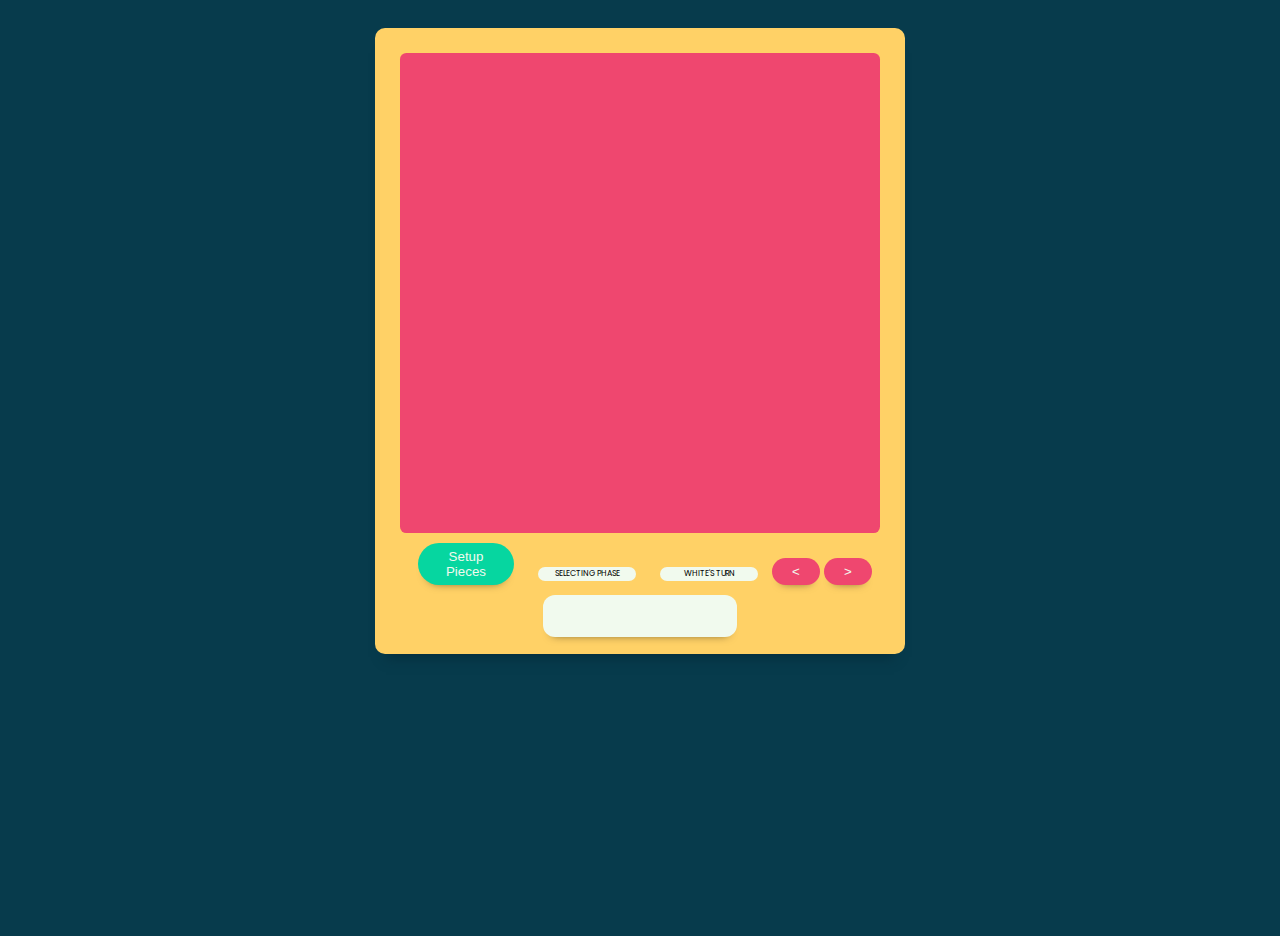
<file: public/index.html>
<!DOCTYPE html>
<html lang="en">
<head>
    <meta charset="UTF-8">
    <meta name="viewport" content="width=device-width, initial-scale=1.0">
    <title>Sgro Chess</title>
    <link rel="stylesheet" href="app.css">
    <link href="https://fonts.googleapis.com/css?family=Poppins:500" rel="stylesheet">
    <script defer src='chess.js'></script>

</head>
<body>
    <div id="chess-app">
        <div id="chessboard-container">
            <div id="chessboard-backdrop">
                <div class="row" id="row-8">
                    <div class="chess-tile" id="a8">
                        <img id="a8-img" src="images/placeholder.png">
                    </div>
                    <div class="chess-tile" id="b8">
                        <img id="b8-img" src="images/placeholder.png">
                    </div>
                    <div class="chess-tile" id="c8">
                        <img id="c8-img" src="images/placeholder.png">
                    </div>
                    <div class="chess-tile" id="d8">
                        <img id="d8-img" src="images/placeholder.png">
                    </div>
                    <div class="chess-tile" id="e8">
                        <img id="e8-img" src="images/placeholder.png">
                    </div>
                    <div class="chess-tile" id="f8">
                        <img id="f8-img" src="images/placeholder.png">
                    </div>
                    <div class="chess-tile" id="g8">
                        <img id="g8-img" src="images/placeholder.png">
                    </div>
                    <div class="chess-tile" id="h8">
                        <img id="h8-img" src="images/placeholder.png">
                    </div>
                </div>
                <div class="row" id="row-7">
                    <div class="chess-tile" id="a7">
                        <img id="a7-img" src="images/placeholder.png">
                    </div>
                    <div class="chess-tile" id="b7">
                        <img id="b7-img" src="images/placeholder.png">
                    </div>
                    <div class="chess-tile" id="c7">
                        <img id="c7-img" src="images/placeholder.png">
                    </div>
                    <div class="chess-tile" id="d7">
                        <img id="d7-img" src="images/placeholder.png">
                    </div>
                    <div class="chess-tile" id="e7">
                        <img id="e7-img" src="images/placeholder.png">
                    </div>
                    <div class="chess-tile" id="f7">
                        <img id="f7-img" src="images/placeholder.png">
                    </div>
                    <div class="chess-tile" id="g7">
                        <img id="g7-img" src="images/placeholder.png">
                    </div>
                    <div class="chess-tile" id="h7">
                        <img id="h7-img" src="images/placeholder.png">
                    </div>
                </div>
                <div class="row" id="row-6">
                    <div class="chess-tile" id="a6">
                        <img id="a6-img" src="images/placeholder.png">
                    </div>
                    <div class="chess-tile" id="b6">
                        <img id="b6-img" src="images/placeholder.png">
                    </div>
                    <div class="chess-tile" id="c6">
                        <img id="c6-img" src="images/placeholder.png">
                    </div>
                    <div class="chess-tile" id="d6">
                        <img id="d6-img" src="images/placeholder.png">
                    </div>
                    <div class="chess-tile" id="e6">
                        <img id="e6-img" src="images/placeholder.png">
                    </div>
                    <div class="chess-tile" id="f6">
                        <img id="f6-img" src="images/placeholder.png">
                    </div>
                    <div class="chess-tile" id="g6">
                        <img id="g6-img" src="images/placeholder.png">
                    </div>
                    <div class="chess-tile" id="h6">
                        <img id="h6-img" src="images/placeholder.png">
                    </div>

                </div>
                <div class="row" id="row-5">
                    <div class="chess-tile" id="a5">
                        <img id="a5-img" src="images/placeholder.png">
                    </div>
                    <div class="chess-tile" id="b5">
                        <img id="b5-img" src="images/placeholder.png">
                    </div>
                    <div class="chess-tile" id="c5">
                        <img id="c5-img" src="images/placeholder.png">
                    </div>
                    <div class="chess-tile" id="d5">
                        <img id="d5-img" src="images/placeholder.png">
                    </div>
                    <div class="chess-tile" id="e5">
                        <img id="e5-img" src="images/placeholder.png">
                    </div>
                    <div class="chess-tile" id="f5">
                        <img id="f5-img" src="images/placeholder.png">
                    </div>
                    <div class="chess-tile" id="g5">
                        <img id="g5-img" src="images/placeholder.png">
                    </div>
                    <div class="chess-tile" id="h5">
                        <img id="h5-img" src="images/placeholder.png">
                    </div>
                </div>
                <div class="row" id="row-4">
                    <div class="chess-tile" id="a4">
                        <img id="a4-img" src="images/placeholder.png">
                    </div>
                    <div class="chess-tile" id="b4">
                        <img id="b4-img" src="images/placeholder.png">
                    </div>
                    <div class="chess-tile" id="c4">
                        <img id="c4-img" src="images/placeholder.png">
                    </div>
                    <div class="chess-tile" id="d4">
                        <img id="d4-img" src="images/placeholder.png">
                    </div>
                    <div class="chess-tile" id="e4">
                        <img id="e4-img" src="images/placeholder.png">
                    </div>
                    <div class="chess-tile" id="f4">
                        <img id="f4-img" src="images/placeholder.png">
                    </div>
                    <div class="chess-tile" id="g4">
                        <img id="g4-img" src="images/placeholder.png">
                    </div>
                    <div class="chess-tile" id="h4">
                        <img id="h4-img" src="images/placeholder.png">
                    </div>
                </div>
                <div class="row" id="row-3">
                    <div class="chess-tile" id="a3">
                        <img id="a3-img" src="images/placeholder.png">
                    </div>
                    <div class="chess-tile" id="b3">
                        <img id="b3-img" src="images/placeholder.png">
                    </div>
                    <div class="chess-tile" id="c3">
                        <img id="c3-img" src="images/placeholder.png">
                    </div>
                    <div class="chess-tile" id="d3">
                        <img id="d3-img" src="images/placeholder.png">
                    </div>
                    <div class="chess-tile" id="e3">
                        <img id="e3-img" src="images/placeholder.png">
                    </div>
                    <div class="chess-tile" id="f3">
                        <img id="f3-img" src="images/placeholder.png">
                    </div>
                    <div class="chess-tile" id="g3">
                        <img id="g3-img" src="images/placeholder.png">
                    </div>
                    <div class="chess-tile" id="h3">
                        <img id="h3-img" src="images/placeholder.png">
                    </div>
                </div>
                <div class="row" id="row-2">
                    <div class="chess-tile" id="a2">
                        <img id="a2-img" src="images/placeholder.png">
                    </div>
                    <div class="chess-tile" id="b2">
                        <img id="b2-img" src="images/placeholder.png">
                    </div>
                    <div class="chess-tile" id="c2">
                        <img id="c2-img" src="images/placeholder.png">
                    </div>
                    <div class="chess-tile" id="d2">
                        <img id="d2-img" src="images/placeholder.png">
                    </div>
                    <div class="chess-tile" id="e2">
                        <img id="e2-img" src="images/placeholder.png">
                    </div>
                    <div class="chess-tile" id="f2">
                        <img id="f2-img" src="images/placeholder.png">
                    </div>
                    <div class="chess-tile" id="g2">
                        <img id="g2-img" src="images/placeholder.png">
                    </div>
                    <div class="chess-tile" id="h2">
                        <img id="h2-img" src="images/placeholder.png">
                    </div>
                </div>
                <div class="row" id="row-1">
                    <div class="chess-tile" id="a1">
                        <img id="a1-img" src="images/placeholder.png">
                    </div>
                    <div class="chess-tile" id="b1">
                        <img id="b1-img" src="images/placeholder.png">
                    </div>
                    <div class="chess-tile" id="c1">
                        <img id="c1-img" src="images/placeholder.png">
                    </div>
                    <div class="chess-tile" id="d1">
                        <img id="d1-img" src="images/placeholder.png">
                    </div>
                    <div class="chess-tile" id="e1">
                        <img id="e1-img" src="images/placeholder.png">
                    </div>
                    <div class="chess-tile" id="f1">
                        <img id="f1-img" src="images/placeholder.png">
                    </div>
                    <div class="chess-tile" id="g1">
                        <img id="g1-img" src="images/placeholder.png">
                    </div>
                    <div class="chess-tile" id="h1">
                        <img id="h1-img" src="images/placeholder.png">
                    </div>
                </div>
            </div>
            <div id="user-interface">
                <button class="greenbtn" id="init-game">Setup Pieces</button>
                <div id="phase-information">Selecting Phase</div>
                <div id="turn-information">White's Turn</div>
                <button class="redbtn" id="back">&lt;</button>
                <button class="redbtn" id="forward">&gt;</button>
                <div id="user-feedback"></div>
            </div>
        </div>

    </div>
</body>
</html>
</file>
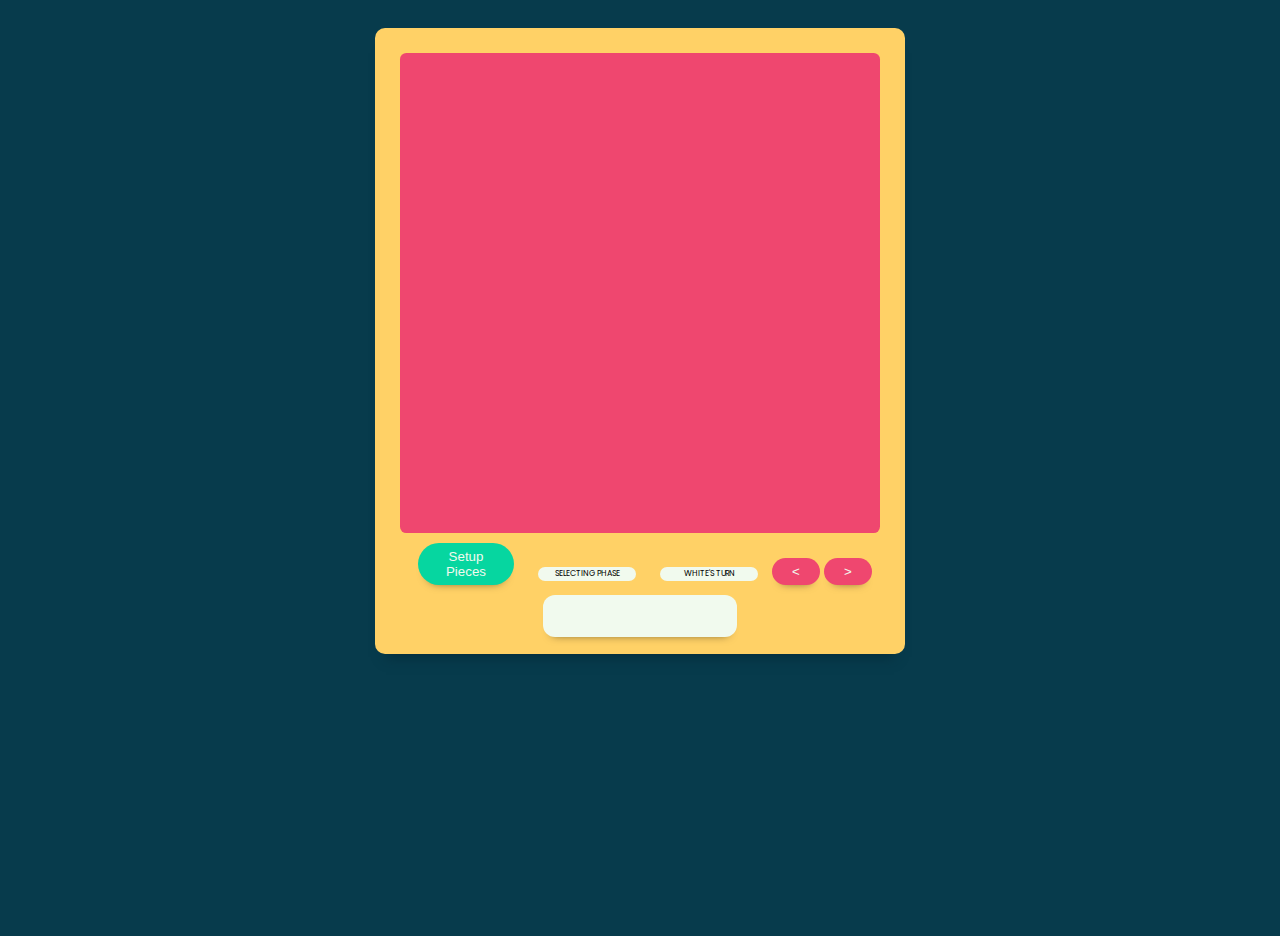
<file: public/html/chessPage.html>
<!DOCTYPE html>
<html lang="en">
<head>
    <meta charset="UTF-8">
    <meta name="viewport" content="width=device-width, initial-scale=1.0">
    <title>Play Game</title>
    <link rel="stylesheet" href="../stylesheets/gamepage.css">
    <link href="<link rel="preconnect" href="https://fonts.gstatic.com">
    <link href="https://fonts.googleapis.com/css2?family=Poppins:ital,wght@0,100;0,200;0,300;0,400;0,500;0,600;0,700;0,800;0,900;1,100;1,200;1,300;1,400;1,500;1,600;1,700;1,800;1,900&display=swap" rel="stylesheet">
    <script defer src='../scripts/chess.js'></script>

</head>
<body>
    <div id="chess-app">
        <div id="chessboard-container">
            <div id="chessboard-backdrop">
                <div class="row" id="row-8">
                    <div class="chess-tile" id="a8">
                        <img id="a8-img" src="../images/placeholder.png">
                    </div>
                    <div class="chess-tile" id="b8">
                        <img id="b8-img" src="../images/placeholder.png">
                    </div>
                    <div class="chess-tile" id="c8">
                        <img id="c8-img" src="../images/placeholder.png">
                    </div>
                    <div class="chess-tile" id="d8">
                        <img id="d8-img" src="../images/placeholder.png">
                    </div>
                    <div class="chess-tile" id="e8">
                        <img id="e8-img" src="../images/placeholder.png">
                    </div>
                    <div class="chess-tile" id="f8">
                        <img id="f8-img" src="../images/placeholder.png">
                    </div>
                    <div class="chess-tile" id="g8">
                        <img id="g8-img" src="../images/placeholder.png">
                    </div>
                    <div class="chess-tile" id="h8">
                        <img id="h8-img" src="../images/placeholder.png">
                    </div>
                </div>
                <div class="row" id="row-7">
                    <div class="chess-tile" id="a7">
                        <img id="a7-img" src="../images/placeholder.png">
                    </div>
                    <div class="chess-tile" id="b7">
                        <img id="b7-img" src="../images/placeholder.png">
                    </div>
                    <div class="chess-tile" id="c7">
                        <img id="c7-img" src="../images/placeholder.png">
                    </div>
                    <div class="chess-tile" id="d7">
                        <img id="d7-img" src="../images/placeholder.png">
                    </div>
                    <div class="chess-tile" id="e7">
                        <img id="e7-img" src="../images/placeholder.png">
                    </div>
                    <div class="chess-tile" id="f7">
                        <img id="f7-img" src="../images/placeholder.png">
                    </div>
                    <div class="chess-tile" id="g7">
                        <img id="g7-img" src="../images/placeholder.png">
                    </div>
                    <div class="chess-tile" id="h7">
                        <img id="h7-img" src="../images/placeholder.png">
                    </div>
                </div>
                <div class="row" id="row-6">
                    <div class="chess-tile" id="a6">
                        <img id="a6-img" src="../images/placeholder.png">
                    </div>
                    <div class="chess-tile" id="b6">
                        <img id="b6-img" src="../images/placeholder.png">
                    </div>
                    <div class="chess-tile" id="c6">
                        <img id="c6-img" src="../images/placeholder.png">
                    </div>
                    <div class="chess-tile" id="d6">
                        <img id="d6-img" src="../images/placeholder.png">
                    </div>
                    <div class="chess-tile" id="e6">
                        <img id="e6-img" src="../images/placeholder.png">
                    </div>
                    <div class="chess-tile" id="f6">
                        <img id="f6-img" src="../images/placeholder.png">
                    </div>
                    <div class="chess-tile" id="g6">
                        <img id="g6-img" src="../images/placeholder.png">
                    </div>
                    <div class="chess-tile" id="h6">
                        <img id="h6-img" src="../images/placeholder.png">
                    </div>

                </div>
                <div class="row" id="row-5">
                    <div class="chess-tile" id="a5">
                        <img id="a5-img" src="../images/placeholder.png">
                    </div>
                    <div class="chess-tile" id="b5">
                        <img id="b5-img" src="../images/placeholder.png">
                    </div>
                    <div class="chess-tile" id="c5">
                        <img id="c5-img" src="../images/placeholder.png">
                    </div>
                    <div class="chess-tile" id="d5">
                        <img id="d5-img" src="../images/placeholder.png">
                    </div>
                    <div class="chess-tile" id="e5">
                        <img id="e5-img" src="../images/placeholder.png">
                    </div>
                    <div class="chess-tile" id="f5">
                        <img id="f5-img" src="../images/placeholder.png">
                    </div>
                    <div class="chess-tile" id="g5">
                        <img id="g5-img" src="../images/placeholder.png">
                    </div>
                    <div class="chess-tile" id="h5">
                        <img id="h5-img" src="../images/placeholder.png">
                    </div>
                </div>
                <div class="row" id="row-4">
                    <div class="chess-tile" id="a4">
                        <img id="a4-img" src="../images/placeholder.png">
                    </div>
                    <div class="chess-tile" id="b4">
                        <img id="b4-img" src="../images/placeholder.png">
                    </div>
                    <div class="chess-tile" id="c4">
                        <img id="c4-img" src="../images/placeholder.png">
                    </div>
                    <div class="chess-tile" id="d4">
                        <img id="d4-img" src="../images/placeholder.png">
                    </div>
                    <div class="chess-tile" id="e4">
                        <img id="e4-img" src="../images/placeholder.png">
                    </div>
                    <div class="chess-tile" id="f4">
                        <img id="f4-img" src="../images/placeholder.png">
                    </div>
                    <div class="chess-tile" id="g4">
                        <img id="g4-img" src="../images/placeholder.png">
                    </div>
                    <div class="chess-tile" id="h4">
                        <img id="h4-img" src="../images/placeholder.png">
                    </div>
                </div>
                <div class="row" id="row-3">
                    <div class="chess-tile" id="a3">
                        <img id="a3-img" src="../images/placeholder.png">
                    </div>
                    <div class="chess-tile" id="b3">
                        <img id="b3-img" src="../images/placeholder.png">
                    </div>
                    <div class="chess-tile" id="c3">
                        <img id="c3-img" src="../images/placeholder.png">
                    </div>
                    <div class="chess-tile" id="d3">
                        <img id="d3-img" src="../images/placeholder.png">
                    </div>
                    <div class="chess-tile" id="e3">
                        <img id="e3-img" src="../images/placeholder.png">
                    </div>
                    <div class="chess-tile" id="f3">
                        <img id="f3-img" src="../images/placeholder.png">
                    </div>
                    <div class="chess-tile" id="g3">
                        <img id="g3-img" src="../images/placeholder.png">
                    </div>
                    <div class="chess-tile" id="h3">
                        <img id="h3-img" src="../images/placeholder.png">
                    </div>
                </div>
                <div class="row" id="row-2">
                    <div class="chess-tile" id="a2">
                        <img id="a2-img" src="../images/placeholder.png">
                    </div>
                    <div class="chess-tile" id="b2">
                        <img id="b2-img" src="../images/placeholder.png">
                    </div>
                    <div class="chess-tile" id="c2">
                        <img id="c2-img" src="../images/placeholder.png">
                    </div>
                    <div class="chess-tile" id="d2">
                        <img id="d2-img" src="../images/placeholder.png">
                    </div>
                    <div class="chess-tile" id="e2">
                        <img id="e2-img" src="../images/placeholder.png">
                    </div>
                    <div class="chess-tile" id="f2">
                        <img id="f2-img" src="../images/placeholder.png">
                    </div>
                    <div class="chess-tile" id="g2">
                        <img id="g2-img" src="../images/placeholder.png">
                    </div>
                    <div class="chess-tile" id="h2">
                        <img id="h2-img" src="../images/placeholder.png">
                    </div>
                </div>
                <div class="row" id="row-1">
                    <div class="chess-tile" id="a1">
                        <img id="a1-img" src="../images/placeholder.png">
                    </div>
                    <div class="chess-tile" id="b1">
                        <img id="b1-img" src="../images/placeholder.png">
                    </div>
                    <div class="chess-tile" id="c1">
                        <img id="c1-img" src="../images/placeholder.png">
                    </div>
                    <div class="chess-tile" id="d1">
                        <img id="d1-img" src="../images/placeholder.png">
                    </div>
                    <div class="chess-tile" id="e1">
                        <img id="e1-img" src="../images/placeholder.png">
                    </div>
                    <div class="chess-tile" id="f1">
                        <img id="f1-img" src="../images/placeholder.png">
                    </div>
                    <div class="chess-tile" id="g1">
                        <img id="g1-img" src="../images/placeholder.png">
                    </div>
                    <div class="chess-tile" id="h1">
                        <img id="h1-img" src="../images/placeholder.png">
                    </div>
                </div>
            </div>
            <div id="user-interface">
                <button class="greenbtn" id="init-game">Setup Pieces</button>
                <div id="phase-information">Selecting Phase</div>
                <div id="turn-information">White's Turn</div>
                <button class="redbtn" id="back">&lt;</button>
                <button class="redbtn" id="forward">&gt;</button>
                <div id="user-feedback"></div>
            </div>
        </div>

    </div>
</body>
</html>
</file>
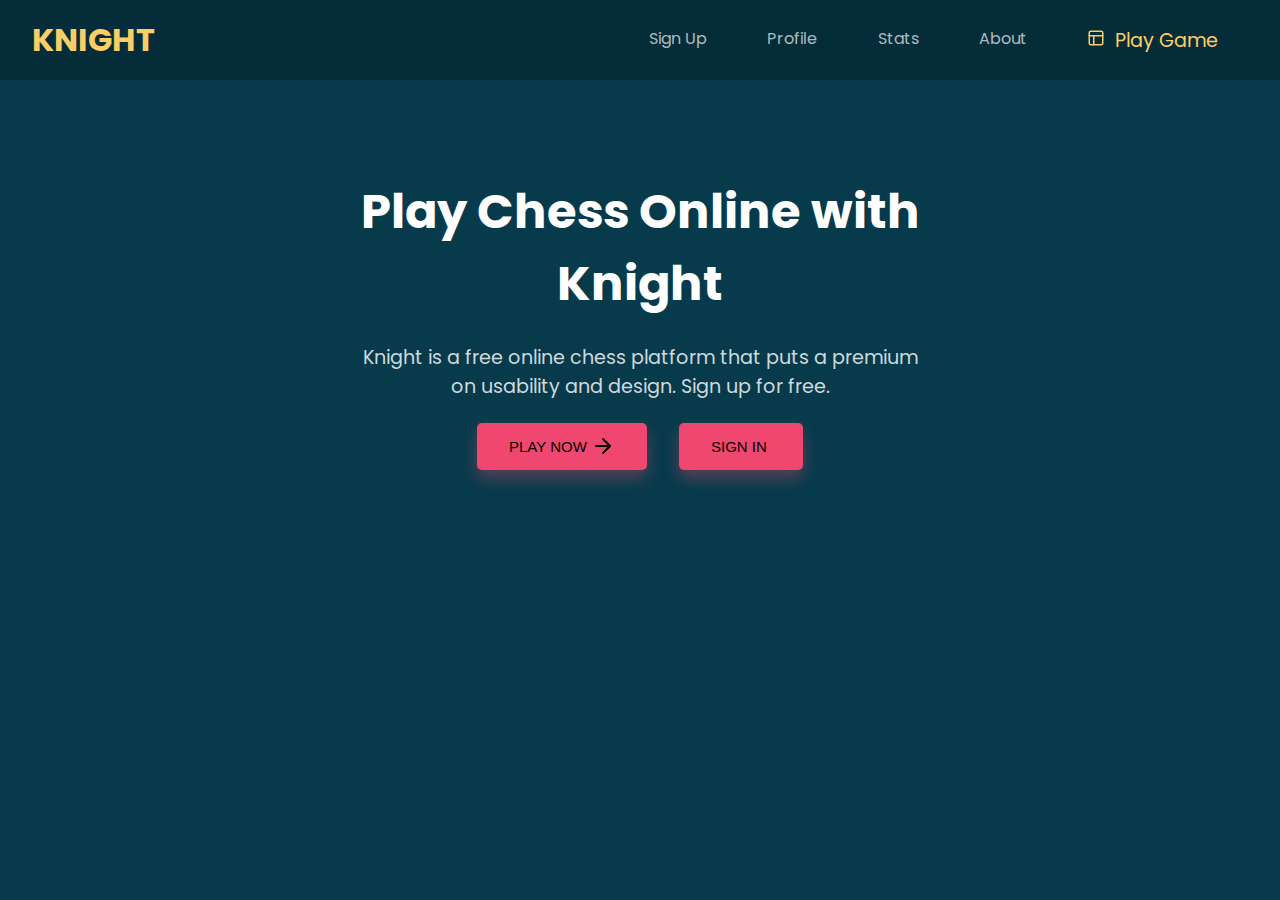
<file: public/html/homepage.html>
<!DOCTYPE html>
<html lang="en">
<head>
    <meta charset="UTF-8">
    <meta name="viewport" content="width=device-width, initial-scale=1.0">
    <title>Knight Chess</title>
    <link href="<link rel="preconnect" href="https://fonts.gstatic.com">
    <link href="https://fonts.googleapis.com/css2?family=Poppins:ital,wght@0,100;0,200;0,300;0,400;0,500;0,600;0,700;0,800;0,900;1,100;1,200;1,300;1,400;1,500;1,600;1,700;1,800;1,900&display=swap" rel="stylesheet">
    <link rel="stylesheet" href="../stylesheets/homepage.css">
</head>
<body>
    <header>
        <nav>
            <a id="main-text" href="index.html">Knight</a>
            <div id="navbar-item-container">
                <ul id="nav-item-holder">
                    <li class="nav-item">
                        <a class="nav-link" href="/sign-up">Sign Up</a>
                    </li>
                    <li class="nav-item">
                        <a class="nav-link" href="/profile">Profile</a>
                    </li>
                    <li class="nav-item">
                        <a class="nav-link" href="/stats">Stats</a>
                    </li>
                    <li class="nav-item">
                        <a class="nav-link" href="/about">About</a>
                    </li>
                    <li class="nav-item">
                        <a class="nav-link" id="play-game-nav-link" href="/play">
                            <svg xmlns="http://www.w3.org/2000/svg" width="18" height="18" viewBox="0 0 24 24" fill="none" stroke="currentColor" stroke-width="2" stroke-linecap="round" stroke-linejoin="round" class="feather feather-layout mr-2"><rect x="3" y="3" width="18" height="18" rx="2" ry="2"></rect><line x1="3" y1="9" x2="21" y2="9"></line><line x1="9" y1="21" x2="9" y2="9"></line></svg>
                            &nbsp;Play Game
                        </a>
                    </li>
                </ul>
            </div>
        </nav>
    </header>
    <main>
        <div class="centerfold">
            <h1 id="welcome">
                Play Chess Online with Knight
            </h1>
            <p>Knight is a free online chess platform that puts a premium on usability and design. Sign up for free.</p>
            <div id="main-btn-container">
                <a href="/play">
                    <button id="play-now">
                        <p>Play Now&nbsp;</p>
                        <svg xmlns="http://www.w3.org/2000/svg" width="24" height="24" viewBox="0 0 24 24" fill="none" stroke="currentColor" stroke-width="2" stroke-linecap="round" stroke-linejoin="round" class="feather feather-arrow-right ml-2"><line x1="5" y1="12" x2="19" y2="12"></line><polyline points="12 5 19 12 12 19"></polyline></svg>
                    </button>
                </a>
                <a href="/signin">
                    <button id="signin">
                        <p>Sign In&nbsp;</p>
                    </button></a>
            </div>
        </div>
    </main>
</body>
</html>
</file>
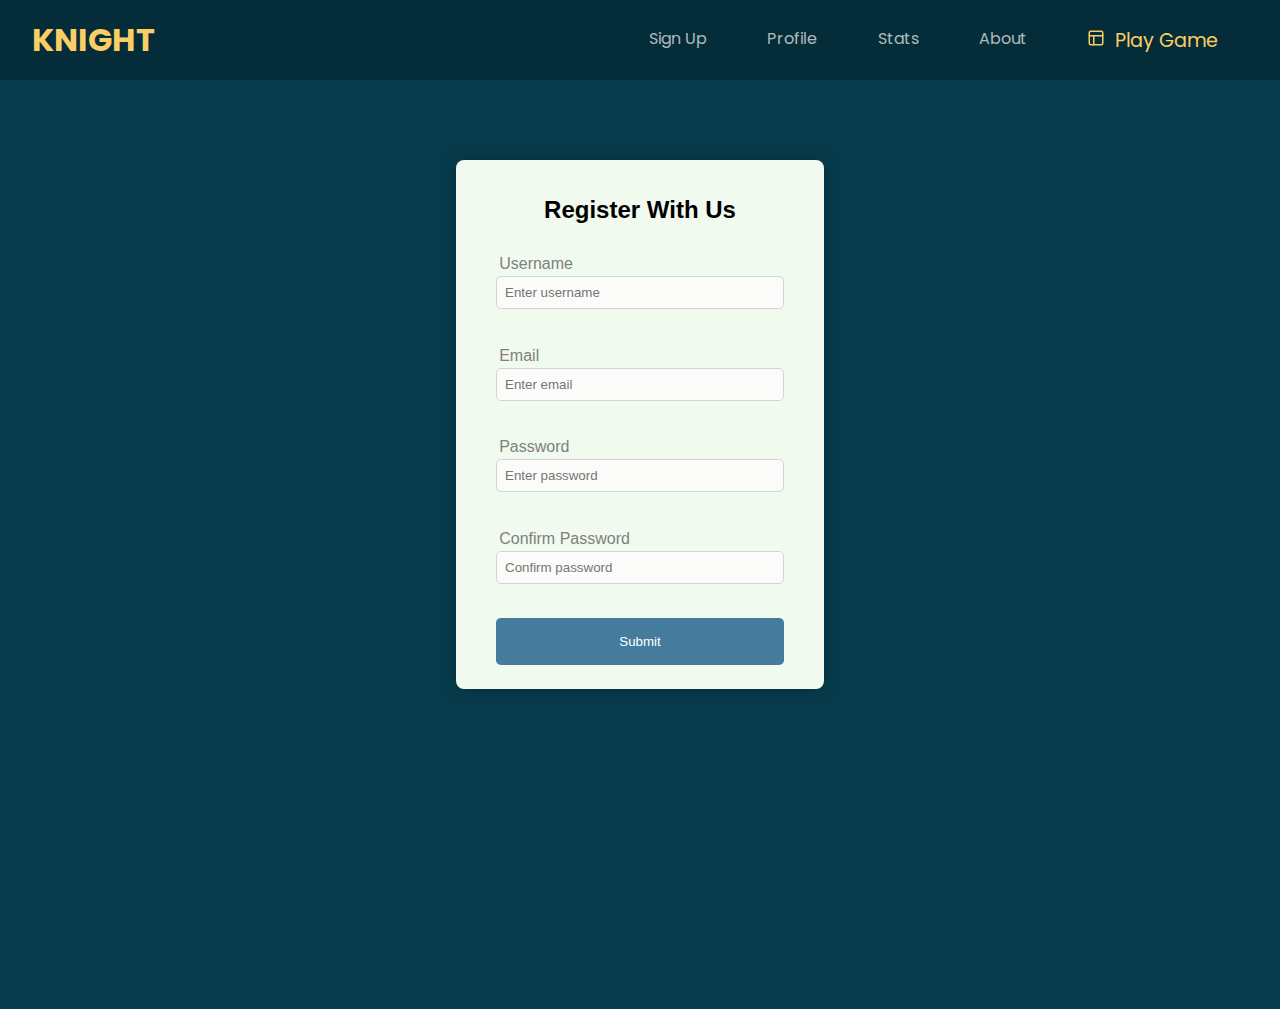
<file: public/html/signup.html>
<!DOCTYPE html>
<html lang="en">
<head>
    <meta charset="UTF-8">
    <meta name="viewport" content="width=device-width, initial-scale=1.0">
    <title>Knight Chess</title>
    <link href="<link rel="preconnect" href="https://fonts.gstatic.com">
    <link href="https://fonts.googleapis.com/css2?family=Poppins:ital,wght@0,100;0,200;0,300;0,400;0,500;0,600;0,700;0,800;0,900;1,100;1,200;1,300;1,400;1,500;1,600;1,700;1,800;1,900&display=swap" rel="stylesheet">
    <link rel="stylesheet" href="../stylesheets/homepage.css">
    <link rel="stylesheet" href="../stylesheets/signUpFormValidator.css">
    <script defer src="../scripts/signUpFormValidator.js"></script>
</head>
<body>
    <header>
        <nav>
            <a id="main-text" href="index.html">Knight</a>
            <div id="navbar-item-container">
                <ul id="nav-item-holder">
                    <li class="nav-item">
                        <a class="nav-link" href="/sign-up">Sign Up</a>
                    </li>
                    <li class="nav-item">
                        <a class="nav-link" href="/profile">Profile</a>
                    </li>
                    <li class="nav-item">
                        <a class="nav-link" href="/stats">Stats</a>
                    </li>
                    <li class="nav-item">
                        <a class="nav-link" href="/about">About</a>
                    </li>
                    <li class="nav-item">
                        <a class="nav-link" id="play-game-nav-link" href="/play">
                            <svg xmlns="http://www.w3.org/2000/svg" width="18" height="18" viewBox="0 0 24 24" fill="none" stroke="currentColor" stroke-width="2" stroke-linecap="round" stroke-linejoin="round" class="feather feather-layout mr-2"><rect x="3" y="3" width="18" height="18" rx="2" ry="2"></rect><line x1="3" y1="9" x2="21" y2="9"></line><line x1="9" y1="21" x2="9" y2="9"></line></svg>
                            &nbsp;Play Game
                        </a>
                    </li>
                </ul>
            </div>
        </nav>
    </header>
    <main id="sign-up-body">
        <div class="container">
            <form id="form" class="form">
                <h2>Register With Us</h2>
                <div class="form-control">
                    <label for="username">Username</label>
                    <input id="username" name="username" type="text" placeholder="Enter username">
                    <small>Error message</small>
                </div>
                <div class="form-control">
                    <label for="email">Email</label>
                    <input type="text" name="email" id="email" placeholder="Enter email">
                    <small>Error message</small>
                </div>
                <div class="form-control">
                    <label for="password">Password</label>
                    <input id="password" name="password" type="password" placeholder="Enter password">
                    <small>Error message</small>
                </div>
                <div class="form-control">
                    <label for="password2">Confirm Password</label>
                    <input id="password2" name="password2" type="password" placeholder="Confirm password">
                    <small>Error message</small>
                </div>
                <button type="submit">Submit</button>
            </form>
        </div>
    </main>
</body>
</html>
</file>
<file: public/app.css>
html {
    box-sizing: border-box;
    font-family: 'Poppins', sans-serif;
}

body {
    background-color: #073b4c;
    color: #f1faee;
    display: flex;
    justify-content: center;
    align-items: start;
    min-height: 100vh;
    padding-top: 20px;
}

img {
    height: auto;
    width: auto;
    cursor: pointer;
    display: block;
}

#chess-app {
    background-color: #ffd166;
    border-radius: 10px;
    padding: 25px 25px 10px 25px;
    max-width: 532px;
    flex-direction: column;
    text-align: center;
    text-transform: uppercase;
    box-shadow: 0 14px 12px -11px #04232e93;
}

.chessboard-container {
    display: flex;
}

.chessboard  {
    /* border-collapse: collapse;
    border-spacing: 0; */
    border: 1px #073b4c;
}

#chessboard-backdrop {
    background-color: #ef476f;
    border-radius: .4rem;
    display: flex;
    flex-direction: column;
}

#a8 {
    border-top-left-radius: .4rem;
}

#h8 {
    border-top-right-radius: .4rem;
}

#a1 {
    border-bottom-left-radius: .4rem;
}

#h1 {
    border-bottom-right-radius: .4rem;
}

.row {
    display: flex;
}









.chessboard th{
    font-family: Arial, sans-serif;
    font-size: 14px;
    font-weight: normal;
    overflow: hidden;
    /* padding: 30px 30px; */
    word-break: normal;
}

.chessboard .chess-tile {
    width: 80px;
    height: 80px;
    text-align: left;
    vertical-align: top;
}

.greenbtn {
    box-shadow: 0 7px 10px -9px rgba(0,0,0,0.62);
    background-color: #06d6a0;
    border: 1px solid transparent;
    border-radius: 5em;
    color: #f1faee;
    outline: none;
    padding: 5px 10px; 
    margin: 10px;
    width: 20%;
}

.redbtn {
    box-shadow: 0 7px 10px -9px rgba(0,0,0,0.62);
    background-color: #ef476f;
    border: 1px solid transparent;
    border-radius: 50px;
    color: #f1faee;
    outline: none;
    padding: 5px 10px; 
    margin: 0px;
    width: 10%;
}

#phase-information, #turn-information {
    box-shadow: 0 7px 10px -9px rgba(0,0,0,0.62);
    background-color: #f1faee;
    border: 1px solid transparent;
    border-radius: 12px;
    color: black;
    outline: none;
    padding: 0px 0px;
    margin: 10px;
    width: 20%;
    display: inline-block;
    overflow-wrap: break-word;
    font-size: 8px;
}

#user-feedback {
    box-shadow: 0 7px 10px -9px rgba(0,0,0,0.62);
    background-color: #f1faee;
    border: 1px solid transparent;
    border-radius: 12px;
    color: black;
    outline: none;
    padding: 0px 0px;
    margin: 0px;
    height: 40px;
    width: 40%;
    display: inline-block;
    overflow-wrap: break-word;
    font-size: 8px;
}

#init-game {
    display: inline-block;
}

.btn:hover, .btn:focus {
    transition: background-color 200ms ease-in-out;
    background-color: #05a77c;
    cursor: pointer;
}

.greenbtn:hover {
    transition: background-color 200ms ease-in-out;
    background-color: #05a77c;
    cursor: pointer;
}

.redbtn:hover {
    transition: background-color 200ms ease-in-out;
    background-color: #cc3b5d;
    cursor: pointer;
}

.greenbtn:active {
    transition: background-color 0ms;
    transform: translateY(0.1em);
    background-color: #047758;
}

.redbtn:active {
    transition: background-color 0ms;
    transform: translateY(0.1em);
    background-color: #8f2840;
}

.chessboard td:active, .chessboard th:active  {
    filter: brightness(35%);
}
</file>
<file: public/stylesheets/gamepage.css>
html {
    box-sizing: border-box;
    font-family: 'Poppins', sans-serif;
}

body {
    background-color: #073b4c;
    color: #f1faee;
    display: flex;
    justify-content: center;
    align-items: start;
    min-height: 100vh;
    padding-top: 20px;
}

img {
    height: auto;
    width: auto;
    cursor: pointer;
    display: block;
}

#chess-app {
    background-color: #ffd166;
    border-radius: 10px;
    padding: 25px 25px 10px 25px;
    max-width: 532px;
    flex-direction: column;
    text-align: center;
    text-transform: uppercase;
    box-shadow: 0 14px 12px -11px #04232e93;
}

.chessboard-container {
    display: flex;
}

.chessboard  {
    /* border-collapse: collapse;
    border-spacing: 0; */
    border: 1px #073b4c;
}

#chessboard-backdrop {
    background-color: #ef476f;
    border-radius: .4rem;
    display: flex;
    flex-direction: column;
}

#a8 {
    border-top-left-radius: .4rem;
}

#h8 {
    border-top-right-radius: .4rem;
}

#a1 {
    border-bottom-left-radius: .4rem;
}

#h1 {
    border-bottom-right-radius: .4rem;
}

.row {
    display: flex;
}









.chessboard th{
    font-family: Arial, sans-serif;
    font-size: 14px;
    font-weight: normal;
    overflow: hidden;
    /* padding: 30px 30px; */
    word-break: normal;
}

.chessboard .chess-tile {
    width: 80px;
    height: 80px;
    text-align: left;
    vertical-align: top;
}

.greenbtn {
    box-shadow: 0 7px 10px -9px rgba(0,0,0,0.62);
    background-color: #06d6a0;
    border: 1px solid transparent;
    border-radius: 5em;
    color: #f1faee;
    outline: none;
    padding: 5px 10px; 
    margin: 10px;
    width: 20%;
}

.redbtn {
    box-shadow: 0 7px 10px -9px rgba(0,0,0,0.62);
    background-color: #ef476f;
    border: 1px solid transparent;
    border-radius: 50px;
    color: #f1faee;
    outline: none;
    padding: 5px 10px; 
    margin: 0px;
    width: 10%;
}

#phase-information, #turn-information {
    box-shadow: 0 7px 10px -9px rgba(0,0,0,0.62);
    background-color: #f1faee;
    border: 1px solid transparent;
    border-radius: 12px;
    color: black;
    outline: none;
    padding: 0px 0px;
    margin: 10px;
    width: 20%;
    display: inline-block;
    overflow-wrap: break-word;
    font-size: 8px;
}

#user-feedback {
    box-shadow: 0 7px 10px -9px rgba(0,0,0,0.62);
    background-color: #f1faee;
    border: 1px solid transparent;
    border-radius: 12px;
    color: black;
    outline: none;
    padding: 0px 0px;
    margin: 0px;
    height: 40px;
    width: 40%;
    display: inline-block;
    overflow-wrap: break-word;
    font-size: 8px;
}

#init-game {
    display: inline-block;
}

.btn:hover, .btn:focus {
    transition: background-color 200ms ease-in-out;
    background-color: #05a77c;
    cursor: pointer;
}

.greenbtn:hover {
    transition: background-color 200ms ease-in-out;
    background-color: #05a77c;
    cursor: pointer;
}

.redbtn:hover {
    transition: background-color 200ms ease-in-out;
    background-color: #cc3b5d;
    cursor: pointer;
}

.greenbtn:active {
    transition: background-color 0ms;
    transform: translateY(0.1em);
    background-color: #047758;
}

.redbtn:active {
    transition: background-color 0ms;
    transform: translateY(0.1em);
    background-color: #8f2840;
}

.chessboard td:active, .chessboard th:active  {
    filter: brightness(35%);
}

.darkened {
    background-color: rgba(0, 0, 0, 0.6);

}
</file>
<file: public/stylesheets/homepage.css>
html {
    box-sizing: border-box;
    font-family: 'Poppins', sans-serif;
}

body {
    display: flex;
    flex-direction: column;
    margin: 0rem;
    background-color:  #073b4c;
}

/* HEADER */

header {
    width: 100%;
    height: 5rem;
    margin: 0rem;
    background-color: #0420298a;
    opacity: 98%;
    display: flex;
    flex-direction: column;
    justify-content: center;
}

header > nav {
    display: flex;
    justify-content: space-between;
    margin: 0rem 2rem;
}

#navbar-item-container {
    width: 55%;
    display: inline-block;
}

#navbar-item-container > ul {
    display: flex;
    list-style: none;
    justify-content: space-around;
}

#play-game-nav-link:first-child {
    font-size: 1.2rem;
    color: #ffd166;
    position: relative;
    transition: all .1s ease-out;
}

#play-game-nav-link:first-child:hover {
    color: #d8b156;
    font-size: 1.3rem;
}

#main-text {
    font-size: 2rem;
    font-weight: bold;
    align-self: center;
    text-decoration: none;
    color: #ffd166;
    text-transform: uppercase;
    transition: all .1s ease-out;
}

#main-text:hover {
    color: white;
}

.nav-item {
    /* margin: 1rem 1rem; */
}

.nav-link {
    text-decoration: none;
    color: rgba(255, 255, 255, 0.7);
    transition: all .2s ease-out;
}

.nav-link:hover {
    color: white;
    box-shadow: 0 8 12 rgba(255, 255, 255, 0.7);
}


/* MAIN */
main {
    display: flex;
    flex-direction: column;
    align-items: center;
    justify-content: center;
    margin: 4rem 5rem 5rem 5rem;
}

.centerfold {
    display: flex;
    flex-wrap: wrap;
    flex-direction: column;
    justify-content: center;
    align-items: center;
    width: 50%;
}

.centerfold > h1 {
    color: white;
    font-weight: 700;
    font-size: 3rem;
    margin-bottom: .2rem;
    text-align: center;
}

.centerfold > p {
    font-size: 1.2rem;
    color: #CFD8DC;
    text-align: center;
}

.centerfold a {
    text-decoration: none;
}

#main-btn-container {
    display: flex;
}

.centerfold button {
    display: flex;
    flex-direction: row;
    justify-content: space-between;
    align-items: center;
    background-color: #ef476f;
    box-shadow: 0 8px 16px #ef476e5d;
    outline: none;
    border: none;
    padding: 0rem 2rem;
    text-transform: uppercase;
    font-size: 15px;
    border-radius: .3rem;
    transition: all .2s ease-out;
    margin: .2rem 1rem;
}

#play-now:hover, #signin:hover {
    cursor: pointer;
    color: white;
    box-shadow: 0 10px 20px #ef476e5d;
}

#play-now:active, #signin:active {
    box-shadow: 0 0 0;
}
</file>
<file: public/stylesheets/signUpFormValidator.css>
main {
    display: flex;
    flex-direction: row;
    justify-content: center;
    margin: 5rem 0rem 20rem 0rem;
    font-family: sans-serif;
}

.container {
    background-color: #f1faee;
    min-width: 23rem;
    min-height: 32rem;
    border-radius: .5rem;  
    box-shadow: 0px 0px 20px -7px rgba(0,0,0,0.58);  
}

.form {
    display: flex;
    flex-direction: column;
    justify-content: space-evenly;
    margin: 1rem 2rem;
}

h2 {
    align-self: center;
}

.form-control {
    display: flex;
    flex-direction: column;
    justify-content: center;
    margin: .5rem;
}

label {
    color: gray;
    margin: .2rem;
}

.form-control small {
    visibility: hidden;
    margin: .1rem;
    color: #e74c3c;
}

.form-control input:focus {
    outline: 0;
    border-color: grey;
}

.form-control.error small {
    visibility: visible;
}

.form-control.success input {
    border-color: #2ecc71;
}

.form-control.error input {
    border-color: #e74c3c;
}

input {
    padding: .5rem;
    border: 1px solid lightgray;
    background-color: #fbfcfa;
    border-radius: .3rem;
    outline: none;
}

button {
    position: relative;
    margin: .5rem;
    background-color: #457b9d;
    color: white;
    border: none;
    padding: 1rem;
    border-radius: .3rem;
    outline: none;
    transition: background-color .5s, transform .2s;
}

button:hover {
    cursor: pointer;
    background-color: #355f79;
    border: none;
}

button:active {
    background-color: #294a5f;
    outline: none;
    transform: translateY(-.1rem); 
}
</file>
